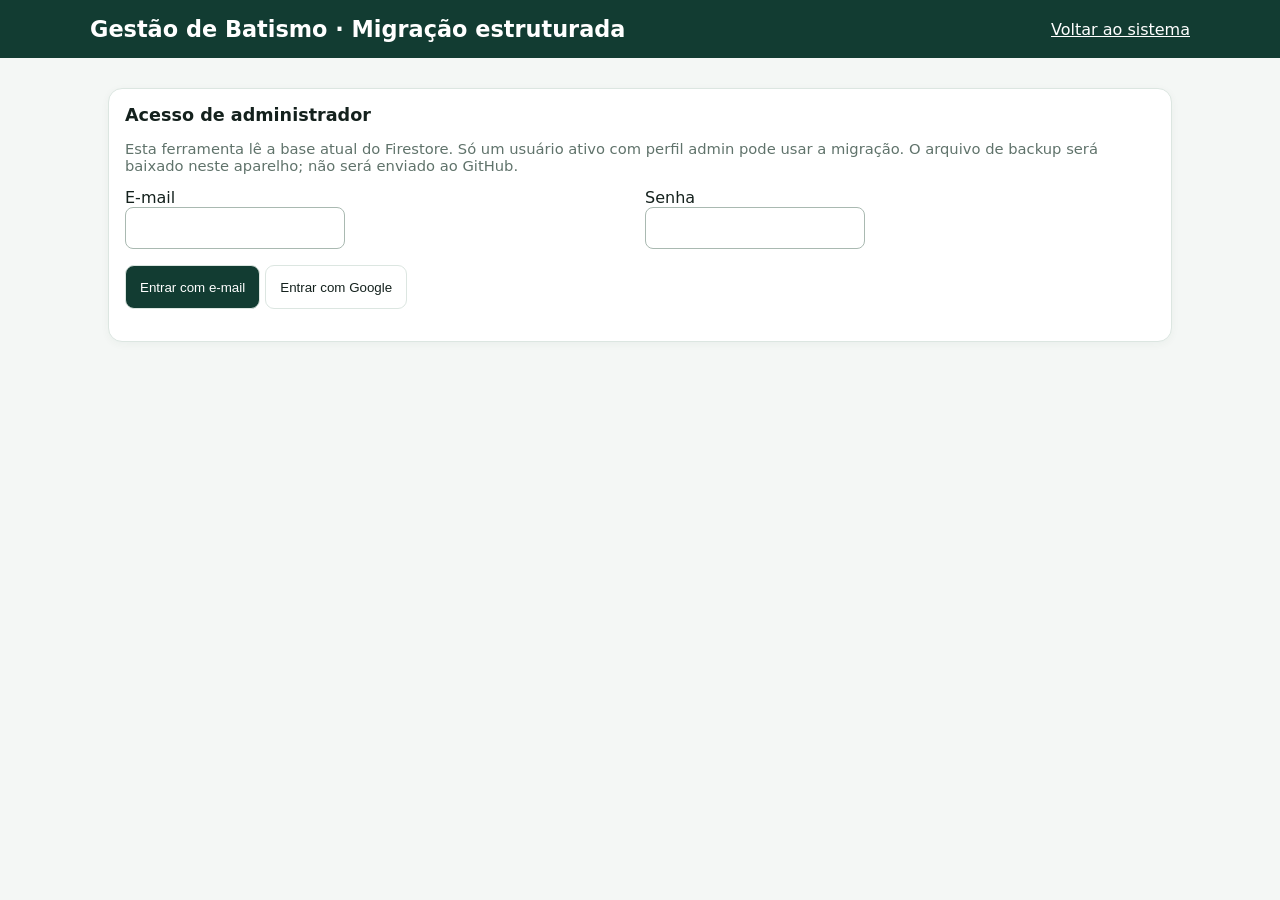
<file: migracao.html>
<!doctype html>
<html lang="pt-BR">
<head>
<meta charset="utf-8"><meta name="viewport" content="width=device-width, initial-scale=1">
<meta name="robots" content="noindex,nofollow">
<title>Migração estruturada · Gestão de Batismo</title>
<style>
:root{font-family:system-ui,Segoe UI,sans-serif;color:#14211d;background:#f4f7f5;--g:#123c32;--line:#dce6e1;--warn:#9a5b00;--bad:#a93226}
*{box-sizing:border-box}body{margin:0}header{background:var(--g);color:white;padding:16px max(16px,calc((100vw - 1100px)/2));display:flex;align-items:center;justify-content:space-between;gap:12px}main{max-width:1100px;margin:auto;padding:18px}h1{font-size:1.4rem;margin:0}h2{font-size:1.1rem;margin:0 0 12px}.card{background:white;border:1px solid var(--line);border-radius:14px;padding:16px;margin:12px 0;box-shadow:0 2px 8px #173a2b0b}.grid{display:grid;grid-template-columns:repeat(auto-fit,minmax(190px,1fr));gap:10px}.metric{background:#f2f6f4;border-radius:10px;padding:12px}.metric b{display:block;font-size:1.35rem}.tabs{display:flex;gap:8px;overflow-x:auto;padding:8px 0}.tabs button,.btn{border:1px solid var(--line);background:#fff;border-radius:9px;padding:10px 14px;min-height:44px;color:#14211d;cursor:pointer}.tabs button.on,.btn.primary{background:var(--g);color:white}.btn:disabled{opacity:.45;cursor:not-allowed}.row{border-top:1px solid var(--line);padding:12px 0}.muted{color:#60736b;font-size:.92rem}.tag{display:inline-block;background:#eef3f0;border-radius:99px;padding:3px 8px;font-size:.82rem;margin:2px}.warn{color:var(--warn)}.bad{color:var(--bad)}.pair{display:grid;grid-template-columns:1fr 1fr;gap:10px}.pair>div{border:1px solid var(--line);border-radius:9px;padding:10px;min-width:0}.name{font-weight:650;overflow-wrap:anywhere}select,input{font:inherit;padding:9px;border:1px solid #a9b9b1;border-radius:8px;max-width:100%;min-height:42px}table{border-collapse:collapse;width:100%;font-size:.9rem}th,td{text-align:left;border-bottom:1px solid var(--line);padding:8px;vertical-align:top}#status{white-space:pre-wrap}.hide{display:none!important}.scroll{overflow:auto}.notice{border-left:4px solid #d9951b;padding:10px;background:#fff9eb}
@media(max-width:620px){main{padding:12px}.pair{grid-template-columns:1fr}table{min-width:620px}}
</style>
</head>
<body>
<header><h1>Gestão de Batismo · Migração estruturada</h1><a style="color:white" href="./">Voltar ao sistema</a></header>
<main>
<section id="login" class="card">
<h2>Acesso de administrador</h2><p class="muted">Esta ferramenta lê a base atual do Firestore. Só um usuário ativo com perfil admin pode usar a migração. O arquivo de backup será baixado neste aparelho; não será enviado ao GitHub.</p>
<div class="grid"><label>E-mail<br><input id="email" type="email" autocomplete="username"></label><label>Senha<br><input id="password" type="password" autocomplete="current-password"></label></div>
<p><button id="emailLogin" class="btn primary">Entrar com e-mail</button> <button id="googleLogin" class="btn">Entrar com Google</button></p>
<div id="loginStatus" class="muted"></div></section>
<section id="app" class="hide">
<div class="card"><div id="status">Carregando…</div><div class="notice muted">Simulação não grava alterações. Antes de aplicar, baixe o backup, revise interpretações, duplicados e vínculos da Ordem. A execução cria documentos ausentes e não sobrescreve documentos existentes.</div>
<div id="metrics" class="grid"></div><p><button class="btn" id="simulate">Atualizar simulação</button> <button class="btn" id="backup" disabled>Baixar backup JSON privado</button> <button class="btn primary" id="apply" disabled>Aplicar migração</button></p></div>
<nav class="tabs"><button data-tab="interpret">Textos</button><button data-tab="duplicates">Nomes repetidos</button><button data-tab="order">Ordem</button><button data-tab="suspicious">Revisar dados</button></nav>
<div id="panel" class="card"></div></section>
</main>
<script type="module">
import {initializeApp} from 'https://www.gstatic.com/firebasejs/12.8.0/firebase-app.js';
import {getAuth,GoogleAuthProvider,signInWithPopup,signInWithEmailAndPassword,onAuthStateChanged} from 'https://www.gstatic.com/firebasejs/12.8.0/firebase-auth.js';
import {getFirestore,doc,getDoc,collection,getDocs,query,runTransaction,serverTimestamp} from 'https://www.gstatic.com/firebasejs/12.8.0/firebase-firestore.js';
const app=initializeApp({apiKey:'AIzaSyBtwizcr_LXQQIPcZrhWRDr_yOMBIf5--I',authDomain:'batismo-8c5f8.firebaseapp.com',projectId:'batismo-8c5f8',storageBucket:'batismo-8c5f8.firebasestorage.app',messagingSenderId:'295480263009',appId:'1:295480263009:web:248a3e15c577eadbcac520'});
const auth=getAuth(app),db=getFirestore(app),$=s=>document.querySelector(s);
let user=null,profile=null,source=null,plan=null,tab='interpret',backupReady=false,backupFingerprint='';
const decisions={texts:new Map(),duplicates:new Map(),order:new Map()};
const esc=v=>String(v??'').replace(/[&<>"']/g,c=>({'&':'&amp;','<':'&lt;','>':'&gt;','"':'&quot;',"'":'&#39;'}[c]));
const norm=v=>String(v??'').normalize('NFD').replace(/[\u0300-\u036f]/g,'').toLowerCase().replace(/\s+/g,' ').trim();
const blank=v=>v==null||String(v).trim()==='';
function msg(t,isError=false){$('#status').textContent=t;$('#status').className=isError?'bad':''}
function fieldIndex(headers,label){return headers.findIndex(x=>norm(x)===norm(label))}
function rowsFromPeople(items){return items.filter(x=>x&&Array.isArray(x.fields)).map(x=>({sourceRow:Number(x.sourceRow)||0,fields:x.fields,person:x})).sort((a,b)=>a.sourceRow-b.sourceRow)}
function rowsFromOrder(items){return items.filter(x=>x&&Array.isArray(x.fields)).map(x=>({sourceRow:Number(x.sourceRow)||0,fields:x.fields,record:x})).sort((a,b)=>a.sourceRow-b.sourceRow)}
async function loadSource(){
 const root=await getDoc(doc(db,'appData','primary'));if(!root.exists()||!root.data().currentVersion)throw Error('Não há versão atual em appData/primary.');
 const versionId=root.data().currentVersion,meta=await getDoc(doc(db,'appData','primary','versions',versionId));if(!meta.exists())throw Error('Versão atual não encontrada.');
 const ss=await getDocs(collection(db,'appData','primary','versions',versionId,'chunks'));
 const pieces=ss.docs.map(d=>d.data());
 const orderedPieces=pieces.sort((a,b)=>String(a.section).localeCompare(String(b.section))||(Number(a.sheetIndex||0)-Number(b.sheetIndex||0))||(Number(a.part||0)-Number(b.part||0)));
 const people=orderedPieces.filter(x=>x.section==='people').flatMap(x=>x.items||[]);
 const order=orderedPieces.filter(x=>x.section==='order').flatMap(x=>x.items||[]);
 const rawSheets={};
 for(const p of orderedPieces.filter(x=>x.section==='rawSheet')){
  const nm=p.sheetName||'';if(!rawSheets[nm])rawSheets[nm]=[];
  for(const item of p.items||[])rawSheets[nm].push({sourceRow:Number(item.sourceRow)||rawSheets[nm].length+1,cells:Array.isArray(item)?item:(Array.isArray(item.cells)?item.cells:[])});
 }
 for(const nm of Object.keys(rawSheets))rawSheets[nm]=rawSheets[nm].sort((a,b)=>a.sourceRow-b.sourceRow).map(x=>x.cells);
 if(!people.length)throw Error('A versão do Firestore não contém os registros da aba Batismo.');
 const [pt,pp,po]=await Promise.all([getDocs(collection(db,'turmas')),getDocs(collection(db,'pessoas')),getDocs(collection(db,'ordem'))]);
 const existing={turmas:new Set(pt.docs.map(d=>d.id)),pessoas:new Set(pp.docs.map(d=>d.id)),ordem:new Set(po.docs.map(d=>d.id))};
 source={versionId,importedAt:meta.data().importedAt,people:rowsFromPeople(people),order:rowsFromOrder(order),rawSheets,existing};
 return source;
}
function headerAndIndex(rows){
 const headers=(rows[0]||[]).map(x=>String(x??''));
 return {headers,index:Object.fromEntries(['NOME','IDADE','TELEFONE','TURMA','DATA','JORNADA','AULA P/ REPOR','CAMISETA','PG CAMISETA','STATUS','PENDENCIA','BATIZADO','INVESTIGAÇÃO PERFIL (FBI)'].map(k=>[k,fieldIndex(headers,k)]))};
}
function stableHash(s){let h=2166136261;for(let i=0;i<s.length;i++){h^=s.charCodeAt(i);h=Math.imul(h,16777619)}return (h>>>0).toString(36)}
function propose(field,text){
 const n=norm(text);
 if(!n)return {type:'ignorar',value:null};
 if(field==='AULA P/ REPOR'){
  const nums=[...n.matchAll(/(?:aula\s*)?([1-4])/g)].map(m=>Number(m[1]));
  const uniq=[...new Set(nums)];
  if(/aul[aã]o|aulao/.test(n)&&/inscrit/.test(n))return {type:'aulao_inscrito',value:{inscrito:true,data:null,dataTexto:(String(text).match(/\d{1,2}\/\d{1,2}/)||[])[0]||null}};
  if(/repor/.test(n)&&uniq.length)return {type:'repor_aulas',value:{aulas:uniq}};
  return {type:'revisao_manual',value:{texto:String(text)}};
 }
 if(/^(ok|concluida|concluido)$/.test(n))return {type:'jornada_concluida',value:{status:'concluida'}};
 if(/pendencia|pendente|sem cadastro|verificar|repor/.test(n))return {type:'pendencia',value:{texto:String(text)}};
 return {type:'observacao',value:{texto:String(text)}};
}
function textGroups(){
 const groups=new Map(),{headers,index}=headerAndIndex(source.rawSheets[Object.keys(source.rawSheets).find(k=>norm(k)==='batismo')]||[]);
 const cols=[['STATUS',index.STATUS],['PENDENCIA',index.PENDENCIA],['AULA P/ REPOR',index['AULA P/ REPOR']]];
 for(const [field,col] of cols){
  if(col==null||col<0)continue;
  for(const row of source.people){const value=row.fields[col];if(blank(value))continue;const key=field+'|'+norm(value);if(!groups.has(key))groups.set(key,{key,field,text:String(value),count:0,suggestion:propose(field,value)});groups.get(key).count++;}
 }
 return [...groups.values()].sort((a,b)=>a.field.localeCompare(b.field)||b.count-a.count||a.text.localeCompare(b.text));
}
function personObject(row,index,approved,duplicateMap){
 const f=row.fields,name=f[index.NOME]??'',ageRaw=f[index.IDADE],age=blank(ageRaw)?null:Number(ageRaw);
 const turmaRaw=f[index.TURMA],turmaNum=blank(turmaRaw)?NaN:Number(String(turmaRaw).replace(',','.'));
 const phoneRaw=String(f[index.TELEFONE]??''),digits=phoneRaw.replace(/\D/g,'');
 let nat=digits;if(nat.startsWith('55')&&(nat.length===12||nat.length===13))nat=nat.slice(2);
 const ddd=nat.length>=10?nat.slice(0,2):'',local=nat.length>=10?nat.slice(2):'';
 const valid=nat.length===10||nat.length===11;
 const shirtRaw=String(f[index.CAMISETA]??'').trim(),shirtN=norm(shirtRaw);
 const shirtOpt=!shirtRaw?'':shirtN==='ja tem'?'ja_tem':shirtN==='nao quero'||shirtN==='nao quer'?'nao_quer':'quer';
 const paid=String(f[index['PG CAMISETA']]??'').toLowerCase()==='true'||f[index['PG CAMISETA']]===true?true:blank(f[index['PG CAMISETA']])?null:false;
 const dates=[];
 const journeyText=String(f[index.JORNADA]??''),journeyNorm=norm(journeyText);
 let journeyStatus=journeyNorm==='concluida'||journeyNorm==='concluido'?'concluida':journeyNorm.includes('repor')?'repor':'';
 const lessons={1:null,2:null,3:null,4:null},pendingText=[];
 const rules=approved.filter(x=>x.field==='AULA P/ REPOR'&&x.key==='AULA P/ REPOR|'+norm(f[index['AULA P/ REPOR']]));
 const lessonRaw=f[index['AULA P/ REPOR']];
 for(const rule of rules){
  if(rule.approved&&rule.suggestion.type==='repor_aulas')for(const n of rule.suggestion.value.aulas)lessons[n]=false;
  if(rule.approved&&rule.suggestion.type==='aulao_inscrito')dates.push(rule.suggestion.value);
 }
 const statusRules=approved.filter(x=>x.field==='STATUS'&&x.key==='STATUS|'+norm(f[index.STATUS]));
 for(const r of statusRules)if(r.approved&&r.suggestion.type==='jornada_concluida')journeyStatus='concluida';
 const pendRules=approved.filter(x=>x.field==='PENDENCIA'&&x.key==='PENDENCIA|'+norm(f[index.PENDENCIA]));
 for(const r of pendRules)if(r.approved)pendingText.push(r.text);
 const pendingOld=String(f[index.PENDENCIA]??'');
 const courseNo=Number.isFinite(turmaNum)?Math.trunc(turmaNum):null;
 const years=Number.isFinite(age)&&age>=0?Math.trunc(age):null;
 const id='p_'+(courseNo??'sem_turma')+'_r'+row.sourceRow;
 const canonical=duplicateMap[id]||id;
 const oldDate=f[index.DATA]??null;
 return {id,turmaId:courseNo?'turma_'+courseNo:null,nomeExibicao:titleCase(name),nomeBusca:norm(name),telefone:valid?'+55'+ddd+local:null,telefoneValido:valid,telefoneRevisar:(!!digits&&!valid)||(valid&&/\d{4}-\d{5}\s*$/.test(phoneRaw.replace(/\s/g,'')),idade:years,faixaEtaria:years==null?'desconhecida':years<18?'menor':years<30?'jovem_adulto':years<60?'adulto':'60_mais',menor:years==null?null:years<18,jornada:{status:journeyStatus,arquivadaRevisao:!!courseNo&&courseNo<36},aulas:lessons,aulao:dates[0]||{inscrito:false,data:null},camiseta:{opcao:shirtOpt,tamanho:shirtOpt==='quer'?shirtRaw.toUpperCase():null,pago:paid,valor:null,entregue:null,arquivadaRevisao:!!courseNo&&courseNo<36},pendencia:{texto:pendingOld,arquivadaRevisao:!!courseNo&&courseNo<36},origem:{aba:'Batismo',linha:row.sourceRow,versao:source.versionId},_privateOrigin:f,_canonical:canonical,_ageRaw:ageRaw,_dateOriginal:oldDate};
}
function titleCase(s){const words=String(s??'').trim().replace(/\s+/g,' ').toLocaleLowerCase('pt-BR').split(' ');return words.map((w,i)=>i>0&&/^(da|das|de|do|dos|e)$/.test(w)?w:w? w[0].toLocaleUpperCase('pt-BR')+w.slice(1):w).join(' ')}
function buildPlan(){
 const sheet=Object.keys(source.rawSheets).find(k=>norm(k)==='batismo'),orderSheet=Object.keys(source.rawSheets).find(k=>norm(k)==='ordem');
 const {headers,index}=headerAndIndex(source.rawSheets[sheet]||[]);
 const groups=textGroups(),approved=groups.filter(g=>decisions.texts.get(g.key)?.approved).map(g=>({...g,approved:true}));
 const people=source.people.map(r=>personObject(r,index,approved,{}));
 const byName=new Map();for(const p of people)if(p.nomeBusca){if(!byName.has(p.nomeBusca))byName.set(p.nomeBusca,[]);byName.get(p.nomeBusca).push(p)}
 const duplicateGroups=[...byName].filter(([,arr])=>arr.length>1).map(([key,arr])=>({key,id:'dup_'+stableHash(key),people:arr}));
 const canonicalMap={},mergeConflicts={};
 for(const g of duplicateGroups){
  const d=decisions.duplicates.get(g.id);
  if(!d||!d.confirmed||d.choice!=='mesclar'||!d.canonical)continue;
  const main=people.find(p=>p.id===d.canonical);if(!main)continue;
  const conflicts=[];
  const mergeScalar=(path,get,set,empty)=>{for(const other of g.people){if(other.id===main.id)continue;const a=get(main),b=get(other);if(empty(a)&&!empty(b))set(main,b);else if(!empty(a)&&!empty(b)&&String(a)!==String(b))conflicts.push(path)}};
  mergeScalar('telefone',p=>p.telefone,(p,v)=>p.telefone=v,v=>!v);
  mergeScalar('idade',p=>p.idade,(p,v)=>{p.idade=v;p.faixaEtaria=v<18?'menor':v<30?'jovem_adulto':v<60?'adulto':'60_mais';p.menor=v<18},v=>v==null);
  mergeScalar('jornada.status',p=>p.jornada.status,(p,v)=>p.jornada.status=v,v=>!v);
  for(const n of [1,2,3,4])mergeScalar('aulas.'+n,p=>p.aulas[n],(p,v)=>p.aulas[n]=v,v=>v==null);
  mergeScalar('aulao.inscrito',p=>p.aulao.inscrito,(p,v)=>p.aulao={...p.aulao,inscrito:v},v=>!v);mergeScalar('aulao.data',p=>p.aulao.data,(p,v)=>p.aulao={...p.aulao,data:v},v=>!v);
  mergeScalar('camiseta.opcao',p=>p.camiseta.opcao,(p,v)=>p.camiseta.opcao=v,v=>v==='');
  mergeScalar('camiseta.tamanho',p=>p.camiseta.tamanho,(p,v)=>p.camiseta.tamanho=v,v=>!v);
  mergeScalar('camiseta.pago',p=>p.camiseta.pago,(p,v)=>p.camiseta.pago=v,v=>v==null);
  mergeScalar('pendencia.texto',p=>p.pendencia.texto,(p,v)=>{p.pendencia.texto=v;p.pendencia.tipo='a_revisar'},v=>!v);
  mergeConflicts[g.id]=[...new Set(conflicts)];
  for(const p of g.people)canonicalMap[p.id]=d.canonical;
 }
 const orderedPeople=people.map(p=>({...p,pessoaCanonicaId:canonicalMap[p.id]||p.id,mergeFonteIds:canonicalMap[p.id]===p.id?duplicateGroups.filter(g=>canonicalMap[g.people[0].id]===p.id).flatMap(g=>g.people.map(x=>x.id)).filter(id=>id!==p.id):[],camposConflitantes:canonicalMap[p.id]===p.id?mergeConflicts[duplicateGroups.find(g=>g.people.some(x=>x.id===p.id))?.id]||[]:[]}));
 const positions=source.order.map(x=>{
  const fields=x.fields,name=x.record.name||fields[2]||'',search=norm(name),candidates=search?(byName.get(search)||[]):[];
  const saved=decisions.order.get(String(x.sourceRow));
  const rawPessoaId=saved|| (candidates.length===1?candidates[0].id:null);const pessoaId=rawPessoaId?(canonicalMap[rawPessoaId]||rawPessoaId):null;
  return {id:'ord_turma36_pos_'+String(x.record.number??fields[1]??x.sourceRow).replace(/[^a-zA-Z0-9_-]/g,'_'),turmaId:'turma_36',posicao:x.record.number??fields[1]??x.sourceRow,nome:String(name||''),nomeBusca:search,pessoaId,ambiguidade:candidates.length>1,opcoes:candidates.map(p=>({id:p.id,nome:p.nomeExibicao,linha:p.origem.linha})),vazio:blank(name),origem:{aba:'Ordem',linha:x.sourceRow,versao:source.versionId},camposOriginais:fields};
 });
 const cohortCounts=new Map();for(const p of people){const n=Number(p._privateOrigin[index.TURMA]);if(Number.isInteger(n))cohortCounts.set(n,(cohortCounts.get(n)||0)+1);}
 const turmas=Array.from({length:19},(_,i)=>i+19).map(numero=>({id:'turma_'+numero,numero,dataBatismo:numero===36?'2026-10-12':null,local:null,status:numero===36?'ativa':numero<36?'encerrada':'planejada',capacidade:null,quantidadeNaPlanilha:cohortCounts.get(numero)||0,camposAConfirmar:['local','capacidade'].concat(numero===36?[]:['dataBatismo'])}));
 const suspicious=orderedPeople.filter(p=>!p.nomeBusca||/\b(teste|test|exemplo|xxx|xxxx)\b/.test(p.nomeBusca)||p.telefoneRevisar||p.idade==null||p.nomeExibicao!==String(p._privateOrigin[index.NOME]??'').trim());
 return {versionId:source.versionId,headers,people:orderedPeople,turmas,positions,groups,duplicateGroups,suspicious,sourceCounts:{people:people.length,named:people.filter(p=>p.nomeBusca).length,order:positions.length,orderNamed:positions.filter(x=>!x.vazio).length,emptyPositions:positions.filter(x=>x.vazio).length,duplicates:duplicateGroups.length},approved};
}
function metrics(){
 if(!plan)return;
 const existing={pessoas:0,turmas:0,ordem:0};
 $('#metrics').innerHTML=[['Pessoas da fonte',plan.sourceCounts.people],['Turmas propostas',plan.turmas.length],['Posições da Ordem',plan.positions.length],['Grupos repetidos',plan.duplicateGroups.length],['Para revisar',plan.suspicious.length]].map(([a,b])=>'<div class="metric"><span>'+esc(a)+'</span><b>'+b+'</b></div>').join('');
}
function render(){
 if(!plan)return;metrics();$('#backup').disabled=false;$('#apply').disabled=true;
 const p=$('#panel');
 if(tab==='interpret'){
  p.innerHTML='<h2>Textos livres · aprovar antes de interpretar</h2><p class="muted">A sugestão só entra na migração quando aprovada. Campos de pendência antigos continuam preservados na origem.</p>'+plan.groups.map(g=>{const d=decisions.texts.get(g.key)||{};return '<div class="row"><b>'+esc(g.field)+'</b> · '+g.count+' ocorrência(s)<p>'+esc(g.text)+'</p><span class="tag">Sugestão: '+esc(g.suggestion.type)+(g.suggestion.value?.aulas?' · aulas '+esc(g.suggestion.value.aulas.join(', ')):'')+'</span> <button class="btn" data-text="'+esc(g.key)+'">'+(d.approved?'Aprovado ✓':'Aprovar sugestão')+'</button> <button class="btn" data-ignore="'+esc(g.key)+'">Deixar para revisão manual</button></div>'}).join('')||'<p>Nenhum texto livre preenchido.</p>';
  p.querySelectorAll('[data-text]').forEach(b=>b.onclick=()=>{const g=plan.groups.find(x=>x.key===b.dataset.text);decisions.texts.set(g.key,{approved:true});buildPlan();render()});
  p.querySelectorAll('[data-ignore]').forEach(b=>b.onclick=()=>{decisions.texts.set(b.dataset.ignore,{approved:false});buildPlan();render()});
 } else if(tab==='duplicates'){
  p.innerHTML='<h2>Grupos de nomes repetidos</h2><p class="muted">Nenhum registro é apagado. “Mesclar” cria uma referência canônica após confirmação; “Manter ambos” preserva vínculos separados; “Ignorar” mantém o grupo sem tratamento.</p>'+plan.duplicateGroups.map(g=>{const d=decisions.duplicates.get(g.id)||{};return '<div class="row"><b>'+esc(g.key)+'</b>'+'<div class="pair">'+g.people.map(x=>'<div><span class="muted">Registro da linha '+x.origem.linha+'</span><div class="name">'+esc(x.nomeExibicao||'(sem nome)')+'</div><div>Turma '+esc(x.turmaId||'sem turma')+' · idade '+esc(x.idade??'não informada')+' · telefone '+(x.telefone?esc(x.telefone):'não informado')+'</div><div class="muted">Jornada: '+esc(x.jornada.status||'sem classificação')+' · camiseta: '+esc(x.camiseta.opcao||'Não respondeu')+' · pendência: '+esc(x.pendencia.texto||'—')+'</div><div class="muted">Origem preservada · Batismo, linha '+x.origem.linha+'</div></div>').join('')+'</div>'+'<p><select data-dup="'+g.id+'"><option value="">Escolha uma decisão</option><option value="mesclar">Mesclar (escolher registro principal)</option><option value="manter">Manter ambos</option><option value="ignorar">Ignorar grupo</option></select> <select data-canon="'+g.id+'"><option value="">Registro principal</option>'+g.people.map(x=>'<option value="'+x.id+'">'+esc(x.nomeExibicao)+' · linha '+x.origem.linha+'</option>').join('')+'</select> <button class="btn" data-save-dup="'+g.id+'">Confirmar decisão</button> <span class="muted">'+esc(d.choice||'aguardando decisão')+'</span></p></div>'}).join('')||'<p>Nenhum grupo repetido.</p>';
  p.querySelectorAll('[data-save-dup]').forEach(b=>b.onclick=()=>{const g=plan.duplicateGroups.find(x=>x.id===b.dataset.saveDup),choice=p.querySelector('[data-dup="'+g.id+'"]').value,canonical=p.querySelector('[data-canon="'+g.id+'"]').value;if(!choice){alert('Escolha uma decisão.');return}if(choice==='mesclar'&&(!canonical||!confirm('Confirmar a mesclagem deste grupo? Os registros originais serão mantidos e ligados ao registro principal.')))return;decisions.duplicates.set(g.id,{choice,canonical:choice==='mesclar'?canonical:null,confirmed:true});buildPlan();render()});
 } else if(tab==='order'){
  p.innerHTML='<h2>Vínculos da Ordem · turma ativa 36</h2><p class="muted">Posições vazias serão mantidas. Correspondência pelo nome sem acentos; nomes repetidos exigem escolha manual.</p>'+plan.positions.map(x=>'<div class="row"><b>Posição '+esc(x.posicao)+'</b> · '+(x.vazio?'<span class="tag">Vazia, será preservada</span>':'<span>'+esc(x.nome)+'</span>')+(x.vazio?'':'<p>'+ (x.opcoes.length?'<select data-order="'+esc(x.origem.linha)+'"><option value="">'+(x.pessoaId?'Vínculo sugerido: '+esc(x.opcoes.find(o=>o.id===x.pessoaId)?.nome||x.pessoaId):'Escolha a pessoa')+'</option>'+x.opcoes.map(o=>'<option value="'+o.id+'">'+esc(o.nome)+' · linha '+o.linha+'</option>').join('')+'</select>':'<span class="warn">Sem correspondência exata — ficará sem pessoaId</span>')+' '+(x.ambiguidade?'<span class="warn">Ambíguo</span>':'')+'</p>')+'</div>').join('');
  p.querySelectorAll('[data-order]').forEach(s=>s.onchange=()=>{if(s.value)decisions.order.set(s.dataset.order,s.value);else decisions.order.delete(s.dataset.order);buildPlan();render()});
 } else {
  p.innerHTML='<h2>Revisar dados suspeitos ou incompletos</h2><p class="muted">Exibe somente na área autenticada. “João silva”, por exemplo, deve ser revisado como capitalização; não é tratado automaticamente como dado de teste.</p><div class="scroll"><table><thead><tr><th>Nome</th><th>Turma</th><th>Motivo</th><th>Origem</th></tr></thead><tbody>'+plan.suspicious.map(x=>'<tr><td>'+esc(x.nomeExibicao||'(sem nome)')+'</td><td>'+esc(x.turmaId||'—')+'</td><td>'+(x.telefoneRevisar?'Telefone fora do padrão; conferir. ':'')+(x.idade==null?'Idade ausente. ':'')+(x.nomeExibicao!==String(x._privateOrigin[0]??'').trim()?'Capitalização sugerida. ':'')+(!x.nomeBusca?'Sem nome. ':'')+'</td><td>Batismo, linha '+x.origem.linha+'</td></tr>').join('')+'</tbody></table></div>';
 }
}
function dateValue(v){if(v instanceof Date)return v.toISOString().slice(0,10);if(typeof v==='number'&&v>20000&&v<80000)return new Date(Date.UTC(1899,11,30)+v*86400000).toISOString().slice(0,10);const s=String(v??'').trim();if(/^\d{4}-\d{2}-\d{2}/.test(s))return s.slice(0,10);const m=s.match(/^(\d{1,2})\/(\d{1,2})\/(\d{4})$/);return m?m[3]+'-'+m[2].padStart(2,'0')+'-'+m[1].padStart(2,'0'):null}
function stateFingerprint(){return JSON.stringify({version:source.versionId,counts:{pessoas:source.existing.pessoas.size,turmas:source.existing.turmas.size,ordem:source.existing.ordem.size},text:[...decisions.texts],duplicates:[...decisions.duplicates],order:[...decisions.order]})}
function backupObject(){
 return {exportadoEm:new Date().toISOString(),aviso:'Contém dados pessoais. Guarde em local privado e não publique.',versionId:source.versionId,source,decisoes:{textos:[...decisions.texts],duplicados:[...decisions.duplicates],ordem:[...decisions.order]},simulacao:{contagens:plan.sourceCounts,novasTurmas:plan.turmas,novasPessoas:plan.people,novasPosicoes:plan.positions}};
}
function downloadBackup(){
 const blob=new Blob([JSON.stringify(backupObject())],{type:'application/json'}),url=URL.createObjectURL(blob),a=document.createElement('a');a.href=url;a.download='backup-privado-migracao-batismo-'+new Date().toISOString().slice(0,10)+'.json';a.click();setTimeout(()=>URL.revokeObjectURL(url),1500);backupReady=true;backupFingerprint=stateFingerprint();$('#apply').disabled=false;msg('Backup gerado e baixado. Guarde-o em local privado; confirme que o download foi concluído antes de aplicar.');
}
function buildWrites(){
 const writes=[];
 for(const t of plan.turmas)writes.push({path:'turmas/'+t.id,data:{...t,updatedAt:serverTimestamp(),migrationVersion:1}});
 for(const p of plan.people){
  const {id,_privateOrigin,_ageRaw,_dateOriginal,_canonical,...safe}=p;
  writes.push({path:'pessoas/'+id,data:{...safe,menor:safe.menor,nomeExibicao:safe.nomeExibicao,nomeBusca:safe.nomeBusca,updatedAt:serverTimestamp(),migrationVersion:1}});
  writes.push({path:'pessoas/'+id+'/privado/origem',data:{origem:_privateOrigin,idadeOriginal:_ageRaw,dataOriginal:_dateOriginal,updatedAt:serverTimestamp(),migrationVersion:1}});
 }
 for(const x of plan.positions){const {opcoes,ambiguidade,vazio,camposOriginais,...safe}=x;writes.push({path:'ordem/'+x.id,data:{...safe,updatedAt:serverTimestamp(),migrationVersion:1}});writes.push({path:'ordem/'+x.id+'/privado/origem',data:{camposOriginais,origem:x.origem,updatedAt:serverTimestamp(),migrationVersion:1}})}
 for(const g of plan.duplicateGroups){const d=decisions.duplicates.get(g.id);if(d?.confirmed)writes.push({path:'gruposDuplicados/'+g.id,data:{nomeBusca:g.key,pessoaIds:g.people.map(x=>x.id),decisao:d.choice,pessoaCanonicaId:d.canonical||null,camposConflitantes:mergeConflicts[g.id]||[],confirmadoEm:new Date().toISOString(),migrationVersion:1}})}
 for(const g of plan.groups){const d=decisions.texts.get(g.key);if(d)writes.push({path:'regrasInterpretacao/'+stableHash(g.key),data:{campo:g.field,texto:g.text,normalizado:norm(g.text),ocorrencias:g.count,sugestao:g.suggestion,aprovado:!!d.approved,aprovadoPor:user.uid,updatedAt:serverTimestamp(),migrationVersion:1}})}
 return writes;
}
async function applyMigration(){
 if(!backupReady){alert('Baixe o backup antes de migrar.');return}
 const prior=backupFingerprint;
 try{source=await loadSource();plan=buildPlan();if(prior!==stateFingerprint()){backupReady=false;report();msg('A base mudou desde o backup. Revise e baixe um backup atualizado antes de migrar.');return}report()}catch(e){msg('Não foi possível atualizar a simulação: '+e.message,true);return}
 if(!confirm('Confirme que revisou a simulação e baixou o backup atualizado.'))return;
 if(prompt('Digite MIGRAR para confirmar a criação dos documentos:')!=='MIGRAR')return;
 const writes=buildWrites(),runId='migracao_'+Date.now()+'_'+user.uid.slice(0,8);
 $('#apply').disabled=true;let created=0,skipped=0;msg('Aplicando de forma idempotente e sem sobrescrever documentos existentes…');
 try{
  const size=150;
  for(let i=0;i<writes.length;i+=size){
   const chunk=writes.slice(i,i+size);
   const inserted=await runTransaction(db,async tx=>{
    const refs=chunk.map(w=>({w,ref:doc(db,w.path)}));
    const snaps=await Promise.all(refs.map(x=>tx.get(x.ref)));
    const fresh=[];
    snaps.forEach((s,n)=>{if(!s.exists())fresh.push(refs[n]);else skipped++});
    fresh.forEach(({w,ref},n)=>{
     tx.set(ref,w.data);
     const auditId=runId+'_doc_'+stableHash(w.path);
     const auditRef=doc(db,'auditoria',auditId);
     const changes=Object.entries(w.data).filter(([field])=>field!=='updatedAt').map(([field,value])=>({campo:field,valorAntigo:null,valorNovo:w.path.includes('/privado/')?'[restrito; preservado no documento de origem]':value}));
     tx.set(auditRef,{acao:'criacao_migracao',migrationId:runId,uid:user.uid,email:user.email||'',quando:new Date().toISOString(),documento:w.path,alteracoes:changes,criadoEm:serverTimestamp()});
    });
    const auditRef=doc(db,'auditoria',runId+'_lote_'+String(i/size).padStart(4,'0'));
    tx.set(auditRef,{acao:'migracao_estruturada',migrationId:runId,uid:user.uid,email:user.email||'',quando:new Date().toISOString(),documentosCriados:fresh.map(x=>x.w.path),documentosIgnorados:snaps.length-fresh.length,origemVersionId:source.versionId,camposNovos:['turmas','pessoas','ordem','gruposDuplicados','regrasInterpretacao'],criadoEm:serverTimestamp()});
    return {created:fresh.length,skipped:snaps.length-fresh.length};
   });
   created+=inserted.created;skipped+=inserted.skipped;
  }
  msg('Migração concluída. '+created+' operações processadas; '+skipped+' documentos já existentes foram preservados. Atualize a página e confira as contagens no Firestore.',false);
 }catch(e){msg('Migração interrompida. Lotes já confirmados permanecem e podem ser retomados sem sobrescrever dados. Erro: '+e.message,true);$('#apply').disabled=false}
}
function report(){
 plan=buildPlan();
 const mapped=plan.positions.filter(x=>x.pessoaId).length;
 const proposed={pessoas:plan.people.filter(x=>!source.existing.pessoas.has(x.id)).length,turmas:plan.turmas.filter(x=>!source.existing.turmas.has(x.id)).length,ordem:plan.positions.filter(x=>!source.existing.ordem.has(x.id)).length};
 $('#metrics').innerHTML=[['Pessoas · antes → depois',source.existing.pessoas.size+' → '+(source.existing.pessoas.size+proposed.pessoas)],['Turmas · antes → depois',source.existing.turmas.size+' → '+(source.existing.turmas.size+proposed.turmas)],['Ordem · antes → depois',source.existing.ordem.size+' → '+(source.existing.ordem.size+proposed.ordem)],['Posições fonte',plan.sourceCounts.order],['Grupos repetidos',plan.sourceCounts.duplicates],['Ordem vinculada',mapped],['Dados a revisar',plan.suspicious.length]].map(([a,b])=>'<div class="metric"><span>'+esc(a)+'</span><b>'+esc(b)+'</b></div>').join('');
 render();
}
$('#simulate').onclick=async()=>{try{backupReady=false;backupFingerprint='';$('#apply').disabled=true;msg('Atualizando simulação e contagens do Firestore…');source=await loadSource();report();msg('Simulação atualizada. Nenhuma escrita foi feita. Baixe novo backup antes de aplicar.')}catch(e){msg(e.message,true)}};
$('#backup').onclick=downloadBackup;$('#apply').onclick=applyMigration;
document.querySelectorAll('[data-tab]').forEach(b=>b.onclick=()=>{tab=b.dataset.tab;document.querySelectorAll('[data-tab]').forEach(x=>x.classList.toggle('on',x===b));render()});
$('#emailLogin').onclick=async()=>{try{await signInWithEmailAndPassword(auth,$('#email').value.trim(),$('#password').value)}catch(e){$('#loginStatus').textContent='Falha de acesso ao Firebase: '+e.message}};
$('#googleLogin').onclick=async()=>{try{await signInWithPopup(auth,new GoogleAuthProvider())}catch(e){$('#loginStatus').textContent='Falha de acesso ao Firebase: '+e.message}};
onAuthStateChanged(auth,async u=>{
 user=u;if(!u){$('#app').classList.add('hide');$('#login').classList.remove('hide');return}
 try{
  const us=await getDoc(doc(db,'usuarios',u.uid));profile=us.exists()?us.data():null;
  if(!profile||profile.ativo!==true||profile.perfil!=='admin')throw Error('Usuário sem cadastro ativo de administrador em usuarios/{uid}. Solicite a ativação ao responsável do Firebase.');
  $('#login').classList.add('hide');$('#app').classList.remove('hide');msg('Sessão admin validada. Lendo a versão atual…');
  source=await loadSource();report();msg('Simulação pronta. Nenhum dado foi alterado.');
 }catch(e){$('#login').classList.remove('hide');$('#app').classList.add('hide');$('#loginStatus').textContent=e.message}
});
</script></body></html>
</file>
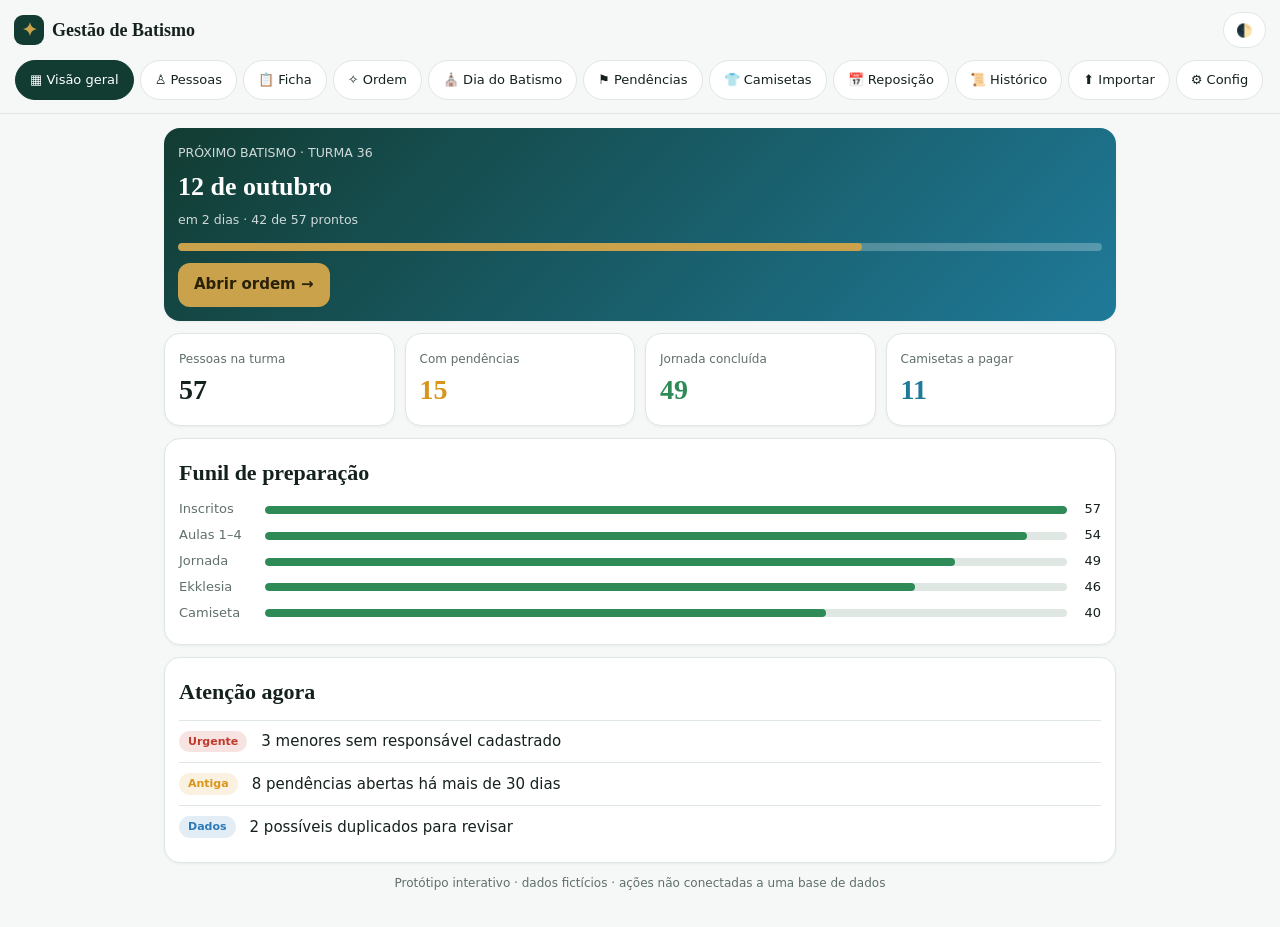
<file: prototipos/gestao-batismo-base.html>
<!DOCTYPE html>
<html lang="pt-BR">
<head>
<meta charset="utf-8">
<meta name="viewport" content="width=device-width, initial-scale=1, viewport-fit=cover">
<meta name="theme-color" content="#123c32">
<meta name="description" content="Protótipo demonstrativo para organização de turmas, pessoas, preparação e dia do batismo.">
<title>Gestão de Batismo · Protótipo</title>
<style>
:root{--pri:#123c32;--pri2:#1a5446;--aq:#1f7a99;--gold:#c9a24b;--bg:#f6f8f7;--tx:#14211d;--mut:#5f7069;--card:#fff;--ln:#dfe7e3;--ok:#2e8b57;--pe:#d9951b;--er:#c0392b;--in:#2b7bb9;
box-sizing:border-box;padding-top:env(safe-area-inset-top,0px);padding-bottom:env(safe-area-inset-bottom,0px)}
@media (prefers-color-scheme:dark){:root:not([data-theme="light"]){--bg:#0e1a17;--tx:#e8f0ec;--mut:#9fb3aa;--card:#16251f;--ln:#26382f;--pri:#2a7a65;--pri2:#339078}}
:root[data-theme="dark"]{--bg:#0e1a17;--tx:#e8f0ec;--mut:#9fb3aa;--card:#16251f;--ln:#26382f;--pri:#2a7a65;--pri2:#339078}
html{scroll-padding-top:env(safe-area-inset-top,0px)}
*{box-sizing:border-box}
body{margin:0;background:var(--bg);color:var(--tx);font:15px/1.45 Inter,system-ui,sans-serif}
h1,h2{font-family:Fraunces,Georgia,serif;margin:0}
header{position:sticky;top:env(safe-area-inset-top,0px);z-index:5;background:var(--bg);padding:12px 14px 8px;border-bottom:1px solid var(--ln)}
.brand{display:flex;align-items:center;gap:8px;font-family:Fraunces,Georgia,serif;font-weight:700;font-size:18px}
.brand i{background:var(--pri);color:var(--gold);width:30px;height:30px;border-radius:9px;display:grid;place-items:center;font-style:normal}
nav{display:flex;gap:6px;overflow-x:auto;margin-top:10px;padding:2px 1px 5px;scrollbar-width:thin}
nav button{flex:none;border:1px solid var(--ln);background:var(--card);color:var(--tx);border-radius:99px;padding:8px 14px;font:inherit;font-size:13px;min-height:40px}
nav button.on{background:var(--pri);color:#fff;border-color:var(--pri)}
main{max-width:980px;margin:0 auto;padding:14px}
section{display:none}section.on{display:block}
.card{background:var(--card);border:1px solid var(--ln);border-radius:16px;padding:14px;margin-bottom:12px;box-shadow:0 1px 3px rgba(0,0,0,.05)}
.hero{background:linear-gradient(135deg,#123c32,#1f7a99);color:#fff;border:0}
.hero small{opacity:.8}.hero h2{font-size:26px;margin:4px 0}
.bar{height:8px;background:var(--ln);border-radius:9px;overflow:hidden}.bar b{display:block;height:100%;background:var(--ok);border-radius:9px}
.hero .bar{background:rgba(255,255,255,.25)}.hero .bar b{background:var(--gold)}
.btn{display:inline-block;border:0;border-radius:12px;padding:11px 16px;font:inherit;font-weight:600;background:var(--gold);color:#2b2108;min-height:44px;cursor:pointer;transition:filter .15s ease,transform .15s ease}
.btn:hover{filter:brightness(.97)}.btn:active{transform:translateY(1px)}.btn:focus-visible,nav button:focus-visible,input:focus-visible{outline:3px solid var(--aq);outline-offset:2px}.btn.g{background:var(--ok);color:#fff}.btn.o{background:transparent;border:1px solid var(--ln);color:var(--tx)}
.grid{display:grid;gap:10px;grid-template-columns:repeat(auto-fit,minmax(150px,1fr))}
.kpi b{font-size:28px;display:block;font-family:Fraunces,Georgia,serif}.kpi span{color:var(--mut);font-size:12px}
.tag{display:inline-block;font-size:11px;font-weight:600;padding:3px 9px;border-radius:99px;margin-right:4px}
.t-ok{background:#2e8b5722;color:var(--ok)}.t-pe{background:#d9951b22;color:var(--pe)}.t-er{background:#c0392b22;color:var(--er)}.t-in{background:#2b7bb922;color:var(--in)}
.row{display:flex;align-items:center;gap:10px;padding:10px 0;border-top:1px solid var(--ln)}.row:first-child{border-top:0}
.av{flex:none;width:38px;height:38px;border-radius:50%;background:var(--pri);color:#fff;display:grid;place-items:center;font-weight:700;font-size:13px}
.row .m{flex:1;min-width:0}.row .m div{color:var(--mut);font-size:12px}
.f{display:flex;align-items:center;gap:8px;margin:7px 0;font-size:13px}.f span:first-child{width:78px;color:var(--mut)}.f .bar{flex:1}.f em{width:26px;font-style:normal;text-align:right}
input[type=search]{width:100%;padding:12px 14px;border:1px solid var(--ln);border-radius:12px;background:var(--card);color:var(--tx);font:inherit;margin-bottom:10px}
.chips{display:flex;gap:6px;flex-wrap:wrap;margin-bottom:10px}.chips span{border:1px solid var(--ln);border-radius:99px;padding:6px 12px;font-size:12px;background:var(--card)}.chips .a{background:var(--aq);color:#fff;border-color:var(--aq)}
.dots{display:flex;gap:8px}.dots span{flex:1;text-align:center;padding:10px 0;border-radius:10px;font-size:12px;font-weight:600}
.n{width:30px;height:30px;border-radius:8px;background:var(--gold);color:#2b2108;font-weight:700;display:grid;place-items:center;flex:none}
.hd{color:var(--mut);letter-spacing:-2px;cursor:grab}
.big{font-size:44px;font-family:Fraunces,Georgia,serif;text-align:center}
.bb{display:flex;gap:8px;margin-top:8px}.bb .btn{flex:1;min-height:52px;text-align:center}
.k{display:grid;gap:10px;grid-template-columns:repeat(auto-fit,minmax(220px,1fr))}.k h3{margin:0 0 8px;font-size:14px}
.k .card{background:var(--bg)}.k .i{background:var(--card);border:1px solid var(--ln);border-radius:12px;padding:10px;margin-bottom:8px;font-size:13px}
.note{color:var(--mut);font-size:12px;text-align:center;margin:6px 0 20px}
h2.t{font-size:22px;margin:4px 0 12px}
.demo-toast{position:fixed;left:50%;bottom:18px;z-index:20;transform:translate(-50%,14px);width:min(92vw,460px);padding:12px 16px;border-radius:12px;background:var(--tx);color:var(--card);box-shadow:0 8px 28px #0003;font-size:13px;opacity:0;pointer-events:none;transition:opacity .18s ease,transform .18s ease;text-align:center}
.demo-toast.show{opacity:1;transform:translate(-50%,0)}
@media print{body{background:#fff;color:#111}header,.bb,.note,.demo-toast,#tm{display:none!important}main{max-width:none;padding:0}.card{box-shadow:none;break-inside:avoid}section{display:none!important}section.on{display:block!important}.bar{border:1px solid #bbb}}
@media(prefers-reduced-motion:reduce){*,*::before,*::after{scroll-behavior:auto!important;transition:none!important;animation:none!important}}
</style>
</head>
<body>
<header>
<div class="brand"><i>✦</i>Gestão de Batismo<button id="tm" style="margin-left:auto;border:1px solid var(--ln);background:var(--card);color:var(--tx);border-radius:99px;min-height:36px;padding:0 12px">🌓</button></div>
<nav id="nav" aria-label="Navegação principal">
<button class="on" data-s="home">▦ Visão geral</button><button data-s="pes">♙ Pessoas</button><button data-s="fic">📋 Ficha</button><button data-s="ord">✧ Ordem</button><button data-s="dia">⛪ Dia do Batismo</button><button data-s="pen">⚑ Pendências</button><button data-s="cam">👕 Camisetas</button><button data-s="rep">📅 Reposição</button><button data-s="his">📜 Histórico</button><button data-s="imp">⬆ Importar</button><button data-s="cfg">⚙ Config</button>
</nav>
</header>
<main>

<section id="home" class="on">
<div class="card hero"><small>PRÓXIMO BATISMO · TURMA 36</small><h2>12 de outubro</h2><small>em 2 dias · 42 de 57 prontos</small>
<div class="bar" style="margin:12px 0"><b style="width:74%"></b></div><button type="button" class="btn">Abrir ordem →</button></div>
<div class="grid" style="margin-bottom:12px">
<div class="card kpi" style="margin:0"><span>Pessoas na turma</span><b>57</b></div>
<div class="card kpi" style="margin:0"><span>Com pendências</span><b style="color:var(--pe)">15</b></div>
<div class="card kpi" style="margin:0"><span>Jornada concluída</span><b style="color:var(--ok)">49</b></div>
<div class="card kpi" style="margin:0"><span>Camisetas a pagar</span><b style="color:var(--aq)">11</b></div>
</div>
<div class="card"><h2 class="t">Funil de preparação</h2>
<div class="f"><span>Inscritos</span><div class="bar"><b style="width:100%"></b></div><em>57</em></div>
<div class="f"><span>Aulas 1–4</span><div class="bar"><b style="width:95%"></b></div><em>54</em></div>
<div class="f"><span>Jornada</span><div class="bar"><b style="width:86%"></b></div><em>49</em></div>
<div class="f"><span>Ekklesia</span><div class="bar"><b style="width:81%"></b></div><em>46</em></div>
<div class="f"><span>Camiseta</span><div class="bar"><b style="width:70%"></b></div><em>40</em></div></div>
<div class="card"><h2 class="t">Atenção agora</h2>
<div class="row"><span class="tag t-er">Urgente</span><div class="m">3 menores sem responsável cadastrado</div></div>
<div class="row"><span class="tag t-pe">Antiga</span><div class="m">8 pendências abertas há mais de 30 dias</div></div>
<div class="row"><span class="tag t-in">Dados</span><div class="m">2 possíveis duplicados para revisar</div></div></div>
</section>

<section id="pes">
<input type="search" placeholder="🔍 Buscar por nome ou telefone…" aria-label="Buscar pessoas por nome ou telefone">
<div class="chips"><span class="a">Turma 36</span><span>Pendentes</span><span>Sem Ekklesia</span><span>Menores</span><span>+ Filtro</span></div>
<div class="card">
<div class="row"><div class="av">MS</div><div class="m"><b>Marina Souza</b><div>Turma 36 · 34 anos</div></div><span class="tag t-ok">Pronta</span></div>
<div class="row"><div class="av">JL</div><div class="m"><b>João Lima</b><div>Turma 36 · 12 anos</div></div><span class="tag t-er">Sem responsável</span></div>
<div class="row"><div class="av">CF</div><div class="m"><b>Carlos Ferreira</b><div>Turma 36 · 41 anos</div></div><span class="tag t-pe">Ekklesia</span></div>
<div class="row"><div class="av">AP</div><div class="m"><b>Ana Paula Reis</b><div>Turma 36 · 28 anos</div></div><span class="tag t-pe">Aula 3</span></div>
<div class="row"><div class="av">RT</div><div class="m"><b>Rafael Torres</b><div>Turma 36 · 50 anos</div></div><span class="tag t-ok">Pronto</span></div></div>
<p id="pes-empty" class="note" style="display:none">Nenhuma pessoa encontrada com esse termo.</p>
<p class="note">Toque numa pessoa para abrir a ficha demonstrativa</p>
</section>

<section id="fic">
<div class="card"><div class="row" style="border:0;padding-top:0"><div class="av" style="width:52px;height:52px;font-size:18px">AP</div><div class="m"><h2 style="font-size:20px">Ana Paula Reis</h2><div>28 anos · (16) 9XXXX-XXXX · Turma 36</div></div></div>
<span class="tag t-pe">2 pendências</span><span class="tag t-in">Pr. Gustavo</span></div>
<p class="note" style="margin:0 0 10px">Os detalhes de preparação abaixo são exemplos estáticos neste protótipo.</p>
<div class="card"><b>Aulas da jornada</b><div class="dots" style="margin-top:8px"><span class="t-ok">Aula 1 ✓</span><span class="t-ok">Aula 2 ✓</span><span class="t-pe">Aula 3 ✗</span><span class="t-ok">Aula 4 ✓</span></div>
<p style="font-size:13px;color:var(--mut);margin:8px 0 0">Reposição: aulão 14/11 · inscrita</p></div>
<div class="card"><b>Preparação</b>
<div class="row"><div class="m">Cadastro no Ekklesia</div><span class="tag t-ok">OK</span></div>
<div class="row"><div class="m">Camiseta<div>Optou por ter · tamanho M</div></div><span class="tag t-pe">A pagar</span></div>
<div class="row"><div class="m">Entrou no grupo</div><span class="tag t-ok">Sim</span></div>
<div class="row"><div class="m">Verificação de perfil 🔒</div><span class="tag t-ok">OK</span></div></div>
<div class="bb"><button type="button" class="btn g" data-demo-action="true">💬 WhatsApp</button><button type="button" class="btn o" data-demo-action="true">Editar</button></div>
</section>

<section id="ord">
<h2 class="t">Ordem · Turma 36</h2>
<div class="card">
<div class="row"><span class="hd">⋮⋮</span><span class="n">1</span><div class="m"><b>Marina Souza</b><div>Pr. Gustavo</div></div><span class="tag t-ok">Ficha ✓</span></div>
<div class="row"><span class="hd">⋮⋮</span><span class="n">2</span><div class="m"><b>Rafael Torres</b><div>Pr. Gustavo</div></div><span class="tag t-ok">Ficha ✓</span></div>
<div class="row"><span class="hd">⋮⋮</span><span class="n">3</span><div class="m"><b>Ana Paula Reis</b><div>Pra. Erika</div></div><span class="tag t-pe">Ficha ○</span></div>
<div class="row"><span class="hd">⋮⋮</span><span class="n">4</span><div class="m"><b>João Lima (12)</b><div>Pra. Erika · subgrupo Kids</div></div><span class="tag t-er">Pendência</span></div></div>
<div class="bb"><button type="button" class="btn">🖨 Imprimir ordem</button><button type="button" class="btn o" data-demo-action="true">+ Pessoa</button></div>
</section>

<section id="dia">
<div class="card" style="text-align:center"><small style="color:var(--mut)">BATIZADOS HOJE</small><div class="big"><span id="cnt">18</span> <small style="font-size:20px;color:var(--mut)">/ 57</small></div>
<div class="bar"><b style="width:32%;background:var(--aq)"></b></div><span class="tag t-ok" style="margin-top:10px">● Protótipo · sem sincronização real</span></div>
<input type="search" placeholder="🔍 Buscar na ordem…" aria-label="Buscar pessoas na ordem do batismo">
<div class="card"><div class="row"><span class="n">19</span><div class="m"><b style="font-size:17px">Marina Souza</b><div>Pr. Gustavo</div></div></div>
<div class="bb"><button type="button" class="btn o">Presente</button><button type="button" class="btn g">✓ Batizado</button></div></div>
<div class="card"><div class="row"><span class="n">20</span><div class="m"><b style="font-size:17px">Rafael Torres</b><div>Pr. Gustavo</div></div></div>
<div class="bb"><button type="button" class="btn o">Presente</button><button type="button" class="btn g">✓ Batizado</button></div></div>
<p id="dia-empty" class="note" style="display:none">Nenhuma pessoa encontrada na ordem.</p>
</section>

<section id="pen">
<h2 class="t">Pendências</h2>
<div class="k">
<div class="card"><h3>Abertas · 9</h3><div class="i"><b>Ekklesia</b><br>Carlos Ferreira<br><span class="tag t-er">vencida</span></div><div class="i"><b>Aula 3</b><br>Ana Paula Reis</div></div>
<div class="card"><h3>Em contato · 4</h3><div class="i"><b>Responsável</b><br>João Lima<br><span class="tag t-pe">vence amanhã</span></div></div>
<div class="card"><h3>Resolvidas · 22</h3><div class="i"><b>Camiseta G</b><br>Rafael Torres ✓</div></div></div>
</section>

<section id="cam">
<h2 class="t">Camisetas</h2>
<div class="card"><b>Opção de cada pessoa · Turma 36</b>
<div class="bar" style="display:flex;margin:10px 0"><b style="width:89%;background:var(--aq)"></b><b style="width:7%;background:var(--mut)"></b><b style="width:4%;background:var(--gold)"></b></div>
<span class="tag t-in">51 querem</span><span class="tag" style="background:var(--ln);color:var(--mut)">4 não querem</span><span class="tag t-pe">2 já têm</span>
<p style="font-size:12px;color:var(--mut);margin:8px 0 0">Só quem <b>optou por ter</b> entra na cobrança. Quem não quis ou já tem fica sem pendência.</p></div>
<b style="font-size:13px">Pedido por tamanho (apenas quem optou)</b>
<div class="card">
<div class="f"><span>PP</span><div class="bar"><b style="width:25%;background:var(--aq)"></b></div><em>4</em></div>
<div class="f"><span>P</span><div class="bar"><b style="width:45%;background:var(--aq)"></b></div><em>7</em></div>
<div class="f"><span>M</span><div class="bar"><b style="width:100%;background:var(--aq)"></b></div><em>16</em></div>
<div class="f"><span>G</span><div class="bar"><b style="width:75%;background:var(--aq)"></b></div><em>12</em></div>
<div class="f"><span>GG</span><div class="bar"><b style="width:50%;background:var(--aq)"></b></div><em>8</em></div>
<div class="f"><span>EG / G1+</span><div class="bar"><b style="width:25%;background:var(--aq)"></b></div><em>4</em></div></div>
<div class="grid"><div class="card kpi"><span>Pagas</span><b style="color:var(--ok)">40</b></div><div class="card kpi"><span>A receber</span><b style="color:var(--pe)">11</b></div><div class="card kpi"><span>Entregues</span><b>0</b></div></div>
<div class="card"><b>Cobrança · só quem optou e ainda não pagou</b>
<div class="row"><div class="av">AP</div><div class="m"><b>Ana Paula Reis</b><div>Optou · tamanho M</div></div><span class="tag t-pe">A pagar</span></div>
<div class="row"><div class="av">CF</div><div class="m"><b>Carlos Ferreira</b><div>Optou · tamanho G</div></div><span class="tag t-pe">A pagar</span></div>
<div class="row"><div class="av">RT</div><div class="m"><b>Rafael Torres</b><div>Optou · tamanho GG</div></div><span class="tag t-ok">Pago</span></div>
<div class="row"><div class="av" style="background:var(--mut)">JL</div><div class="m"><b>João Lima</b><div>Não optou por camiseta</div></div><span class="tag" style="background:var(--ln);color:var(--mut)">Sem cobrança</span></div></div>
<div class="bb"><button type="button" class="btn g" data-demo-action="true">💬 Cobrar 11 pessoas</button><button type="button" class="btn" data-demo-action="true">⬇ Exportar pedido</button></div>
</section>

<style>.cert{border:3px double var(--gold);border-radius:14px;padding:22px 14px;text-align:center;background:var(--card)}.cert h2{font-size:24px;color:var(--pri)}.cert .s{width:60%;margin:22px auto 4px;border-top:1px solid var(--mut)}.st{display:flex;gap:6px;margin-bottom:12px}.st span{flex:1;text-align:center;font-size:11px;padding:8px 2px;border-radius:9px;background:var(--ln);color:var(--mut)}.st .d{background:var(--ok);color:#fff}.st .c{background:var(--pri);color:#fff}.sw{width:40px;height:22px;border-radius:99px;background:var(--ok);position:relative;flex:none}.sw:after{content:'';position:absolute;right:3px;top:3px;width:16px;height:16px;border-radius:50%;background:#fff}</style>
<section id="rep"><h2 class="t">Reposição de aulas</h2>
<div class="card hero"><small>PRÓXIMO AULÃO</small><h2>14 de nov · 19h</h2><small>23 inscritos · 6 vagas livres</small></div>
<div class="card"><b>Quem precisa repor</b>
<div class="row"><div class="av">AP</div><div class="m"><b>Ana Paula Reis</b><div>Turma 36</div></div><span class="tag t-pe">Aula 3</span><span class="tag t-ok">Inscrita</span></div>
<div class="row"><div class="av">CB</div><div class="m"><b>Caio Batista</b><div>Turma 36</div></div><span class="tag t-pe">Aulas 3 e 4</span><span class="tag t-er">Sem inscrição</span></div>
<div class="row"><div class="av">DM</div><div class="m"><b>Daniele Matos</b><div>Turma 35</div></div><span class="tag t-pe">Aula 2</span><span class="tag t-er">Sem inscrição</span></div></div>
<div class="bb"><button type="button" class="btn g" data-demo-action="true">💬 Convidar 2 pessoas</button><button type="button" class="btn o">Imprimir chamada</button></div></section>
<section id="his"><h2 class="t">Histórico de batizados</h2><input type="search" placeholder="🔍 Buscar nome em todos os anos…" aria-label="Buscar nome no histórico de batismos">
<div class="chips"><span>2023</span><span>2024</span><span>2025</span><span class="a">2026</span></div>
<p id="his-empty" class="note" style="display:none">Nenhum registro encontrado no histórico.</p>
<div class="card"><div class="row"><span class="n">35</span><div class="m"><b>Turma 35 · 18/07/2026</b><div>36 batizados</div></div><span class="tag t-ok">Realizada</span></div><div class="row"><span class="n">34</span><div class="m"><b>Turma 34 · 30/05/2026</b><div>43 batizados</div></div><span class="tag t-ok">Realizada</span></div><div class="row"><span class="n">36</span><div class="m"><b>Turma 36 · 12/10/2026</b><div>57 inscritos</div></div><span class="tag t-in">Em 2 dias</span></div></div>
<div class="cert"><small style="color:var(--gold)">✦ CERTIFICADO ✦</small><h2>Marina Souza</h2><p style="margin:8px 0">foi batizada em 18 de julho de 2026<br>Turma 35 · Pr. Gustavo</p><div class="s"></div><small style="color:var(--mut)">Pastor responsável</small></div>
<div class="bb"><button type="button" class="btn" data-demo-action="true">⬇ Gerar PDF</button><button type="button" class="btn o" data-demo-action="true">Editar modelo</button></div></section>
<section id="imp"><h2 class="t">Importar planilha</h2>
<div class="st"><span class="d">1 Enviar ✓</span><span class="d">2 Colunas ✓</span><span class="c">3 Revisar</span><span>4 Confirmar</span></div>
<div class="grid" style="margin-bottom:12px"><div class="card kpi" style="margin:0"><span>Linhas lidas</span><b>1.562</b></div><div class="card kpi" style="margin:0"><span>Duplicados</span><b style="color:var(--pe)">82</b></div><div class="card kpi" style="margin:0"><span>Sem turma</span><b style="color:var(--pe)">56</b></div><div class="card kpi" style="margin:0"><span>Sem telefone</span><b style="color:var(--er)">93</b></div></div>
<div class="card"><b>Corrigir antes de importar</b>
<div class="row"><div class="m">3 datas impossíveis (anos 1977–1985)<div>Sugestão: usar a data da turma</div></div><span class="tag t-ok">Aplicar</span></div>
<div class="row"><div class="m">Telefones em 6 formatos<div>Padronizar para (16) 9XXXX-XXXX</div></div><span class="tag t-ok">Aplicar</span></div>
<div class="row"><div class="m">20 textos livres de pendência<div>Agrupar em 9 tipos padrão</div></div><span class="tag t-in">Revisar</span></div>
<div class="row"><div class="m">82 nomes duplicados<div>Mesclar, manter ambos ou ignorar</div></div><span class="tag t-pe">Decidir</span></div></div>
<div class="bb"><button type="button" class="btn o" data-demo-action="true">← Voltar</button><button type="button" class="btn" data-demo-action="true">Continuar →</button></div></section>
<section id="cfg"><h2 class="t">Configurações</h2>
<div class="card"><b>Usuários e perfis</b><div class="row"><div class="av">AD</div><div class="m"><b>Admin Geral</b></div><span class="tag t-in">Admin</span></div><div class="row"><div class="av">SE</div><div class="m"><b>Secretaria</b></div><span class="tag t-ok">Edita</span></div><div class="row"><div class="av">VO</div><div class="m"><b>Voluntário</b></div><span class="tag t-pe">Só check-in</span></div></div>
<div class="card"><b>Privacidade (LGPD)</b><div class="row"><div class="m">Mascarar telefone para voluntários</div><i class="sw"></i></div><div class="row"><div class="m">Verificação de perfil só para pastores</div><i class="sw"></i></div><div class="row"><div class="m">Registrar histórico de alterações</div><i class="sw"></i></div></div>
<div class="card"><b>Catálogos</b><div style="margin-top:8px"><span class="tag t-pe">Sem Ekklesia</span><span class="tag t-pe">Sem contato</span><span class="tag t-pe">Aula a repor</span><span class="tag t-pe">Camiseta</span><span class="tag t-in">+ Novo tipo</span></div></div>
<div class="card"><b>Últimas alterações</b><div class="row"><div class="m">Secretaria marcou Ekklesia como OK<div>Carlos Ferreira · hoje 14:02</div></div></div><div class="row"><div class="m">Admin mudou pastor para Pra. Erika<div>Ana Paula Reis · ontem</div></div></div></div></section>
<p class="note">Protótipo interativo · dados fictícios · ações não conectadas a uma base de dados</p>
</main>
<div id="demo-toast" class="demo-toast" role="status" aria-live="polite"></div>
<script>
(function () {
  'use strict';

  var nav = document.getElementById('nav');
  var toast = document.getElementById('demo-toast');
  var toastTimer;

  function showToast(message) {
    toast.textContent = message;
    toast.classList.add('show');
    window.clearTimeout(toastTimer);
    toastTimer = window.setTimeout(function () {
      toast.classList.remove('show');
    }, 3000);
  }

  function go(sectionId) {
    var button = document.querySelector('[data-s="' + sectionId + '"]');
    if (button) button.click();
  }

  nav.addEventListener('click', function (event) {
    var button = event.target.closest('button[data-s]');
    if (!button) return;
    document.querySelectorAll('#nav button, main section').forEach(function (item) {
      item.classList.remove('on');
    });
    button.classList.add('on');
    button.setAttribute('aria-current', 'page');
    document.querySelectorAll('#nav button').forEach(function (item) {
      if (item !== button) item.removeAttribute('aria-current');
    });
    var section = document.getElementById(button.dataset.s);
    if (section) section.classList.add('on');
    window.scrollTo({ top: 0, behavior: 'auto' });
  });

  document.querySelectorAll('#pes .row').forEach(function (row) {
    row.style.cursor = 'pointer';
    row.setAttribute('tabindex', '0');
    row.setAttribute('role', 'button');
    row.setAttribute('aria-label', 'Abrir ficha demonstrativa de ' + row.querySelector('.m b').textContent);

    function openPerson() {
      var name = row.querySelector('.m b').textContent.trim();
      var metadata = row.querySelector('.m div').textContent.trim();
      var initials = row.querySelector('.av').textContent.trim();
      var statusTag = row.querySelector('.tag');
      var profile = document.querySelector('#fic .card:first-child');
      var avatar = profile.querySelector('.av');
      var title = profile.querySelector('h2');
      var meta = profile.querySelector('.m div');
      var tags = profile.querySelectorAll('.tag');

      avatar.textContent = initials;
      title.textContent = name;
      meta.textContent = metadata;
      if (tags[0] && statusTag) {
        tags[0].className = statusTag.className;
        tags[0].textContent = statusTag.textContent;
      }
      if (tags[1]) {
        tags[1].className = 'tag t-in';
        tags[1].textContent = 'Ficha demonstrativa';
      }
      go('fic');
    }

    row.addEventListener('click', openPerson);
    row.addEventListener('keydown', function (event) {
      if (event.key === 'Enter' || event.key === ' ') {
        event.preventDefault();
        openPerson();
      }
    });
  });

  var peopleSearch = document.querySelector('#pes input');
  peopleSearch.addEventListener('input', function () {
    var query = peopleSearch.value.toLowerCase().trim();
    var visible = 0;
    document.querySelectorAll('#pes .row').forEach(function (row) {
      var matches = row.textContent.toLowerCase().indexOf(query) !== -1;
      row.style.display = matches ? '' : 'none';
      if (matches) visible += 1;
    });
    document.getElementById('pes-empty').style.display = visible ? 'none' : 'block';
  });

  var daySearch = document.querySelector('#dia input[type="search"]');
  daySearch.addEventListener('input', function () {
    var query = daySearch.value.toLowerCase().trim();
    var visible = 0;
    Array.prototype.slice.call(document.querySelectorAll('#dia .card')).slice(1).forEach(function (card) {
      var matches = card.textContent.toLowerCase().indexOf(query) !== -1;
      card.style.display = matches ? '' : 'none';
      if (matches) visible += 1;
    });
    document.getElementById('dia-empty').style.display = visible ? 'none' : 'block';
  });

  var historySearch = document.querySelector('#his input[type="search"]');
  historySearch.addEventListener('input', function () {
    var query = historySearch.value.toLowerCase().trim();
    var visible = 0;
    document.querySelectorAll('#his .card .row').forEach(function (row) {
      var matches = row.textContent.toLowerCase().indexOf(query) !== -1;
      row.style.display = matches ? '' : 'none';
      if (matches) visible += 1;
    });
    document.getElementById('his-empty').style.display = visible ? 'none' : 'block';
  });

  document.querySelectorAll('#dia .btn.g').forEach(function (button) {
    button.addEventListener('click', function () {
      if (button.dataset.done) return;
      button.dataset.done = 'true';
      button.textContent = '✔ Registrado';
      button.disabled = true;
      button.style.opacity = '.65';
      var count = document.getElementById('cnt');
      var next = Math.min(57, Number(count.textContent) + 1);
      count.textContent = String(next);
      var progress = document.querySelector('#dia .bar b');
      progress.style.width = ((next / 57) * 100) + '%';
      showToast('Registro de demonstração atualizado nesta tela. Ele não é salvo em uma base de dados.');
    });
  });

  document.querySelectorAll('#dia .btn.o').forEach(function (button) {
    button.addEventListener('click', function () {
      if (button.dataset.present) return;
      button.dataset.present = 'true';
      button.textContent = '✔ Presente';
      button.classList.remove('o');
      button.classList.add('g');
      showToast('Presença marcada apenas nesta demonstração.');
    });
  });

  var openOrder = document.querySelector('.hero .btn');
  if (openOrder) openOrder.addEventListener('click', function () { go('ord'); });

  document.querySelectorAll('#ord .bb .btn:first-child, #rep .bb .btn.o').forEach(function (button) {
    button.addEventListener('click', function () { window.print(); });
  });

  document.getElementById('tm').setAttribute('aria-label', 'Alternar tema claro e escuro');
  document.getElementById('tm').addEventListener('click', function () {
    var root = document.documentElement;
    var systemTheme = window.matchMedia && window.matchMedia('(prefers-color-scheme: dark)').matches ? 'dark' : 'light';
    var currentTheme = root.dataset.theme || systemTheme;
    root.dataset.theme = currentTheme === 'dark' ? 'light' : 'dark';
  });

  document.querySelectorAll('[data-demo-action="true"]').forEach(function (button) {
    button.addEventListener('click', function () {
      showToast('Esta ação ainda é apenas visual no protótipo. Vamos conectá-la conforme os requisitos forem definidos.');
    });
  });
})();
</script>
</body>
</html>
</file>
